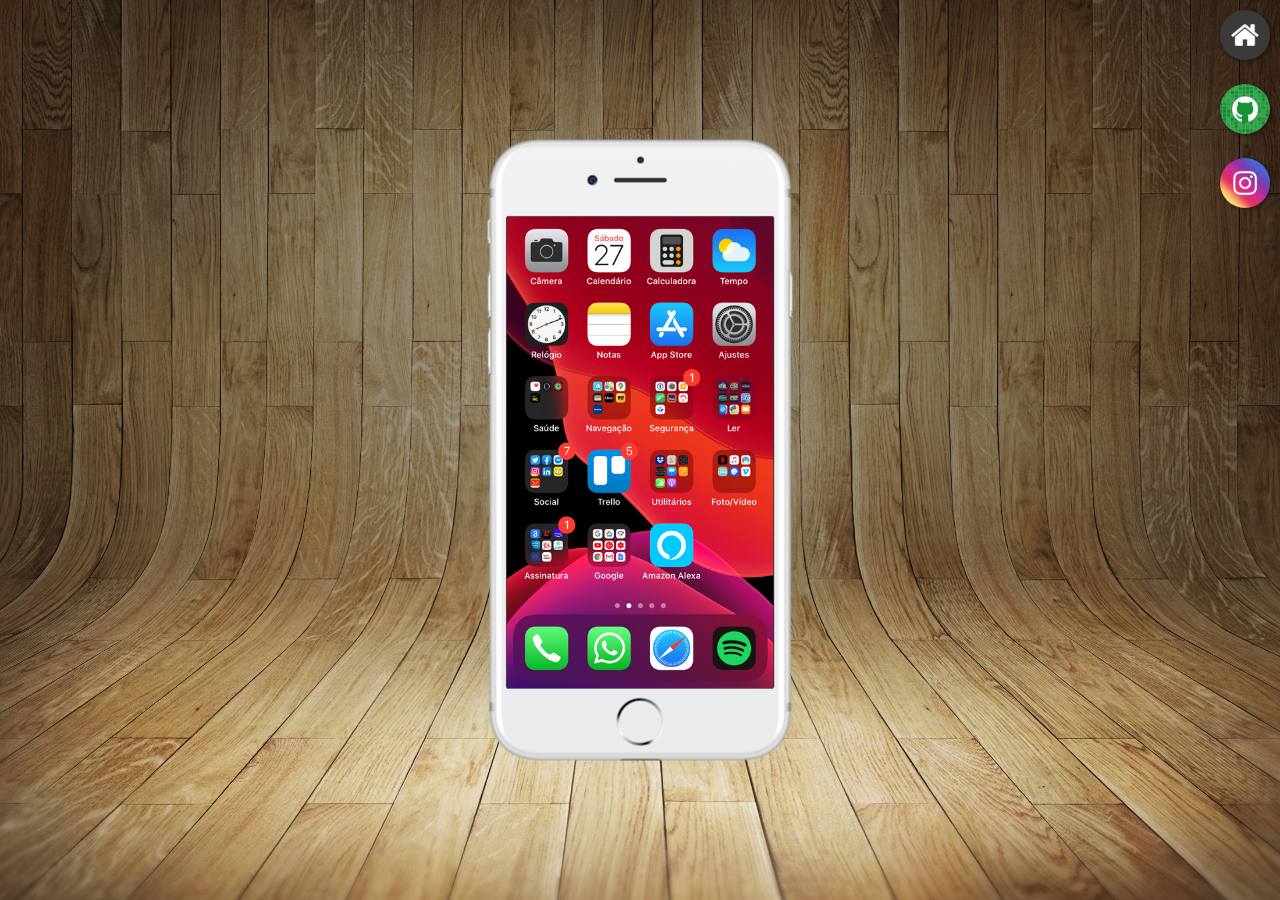
<file: index.html>
<!DOCTYPE html>
<html lang="en">
<head>
    <meta charset="UTF-8">
    <link rel="stylesheet" href="css/style.css">
    <meta name="viewport" content="width=device-width, initial-scale=1.0">
    <title>Cell</title>
</head>
<body>
    <main>
        <section id="tel">
            <iframe src="home.html" frameborder="0" name="tela" id="tela" target="tela"></iframe>
        </section>
        <section id="redes">
            <a href="home.html" target="tela"><img src="imagens/logo-home.jpg" alt=""></a>  <br>
            <a href="git.html" target="tela"><img src="imagens/logo-github.jpg" alt=""></a> <br>
            <a href="insta.html" target="tela"><img src="imagens/logo-instagram.jpg" alt=""></a> 
            <br>
            
            
            <!-- <a href="" target="tela"><img src="imagens/logo-youtube.jpg" alt=""></a> <br> -->
            <!-- <a href="" target="tela"><img src="imagens/logo-twitter.jpg" alt=""></a> <br> -->
            <!--  <a href="" target="tela"><img src="imagens/logo-facebook.jpg" alt=""></a> <br> -->
        </section> 
    </main>
</body>
</html>
</file>
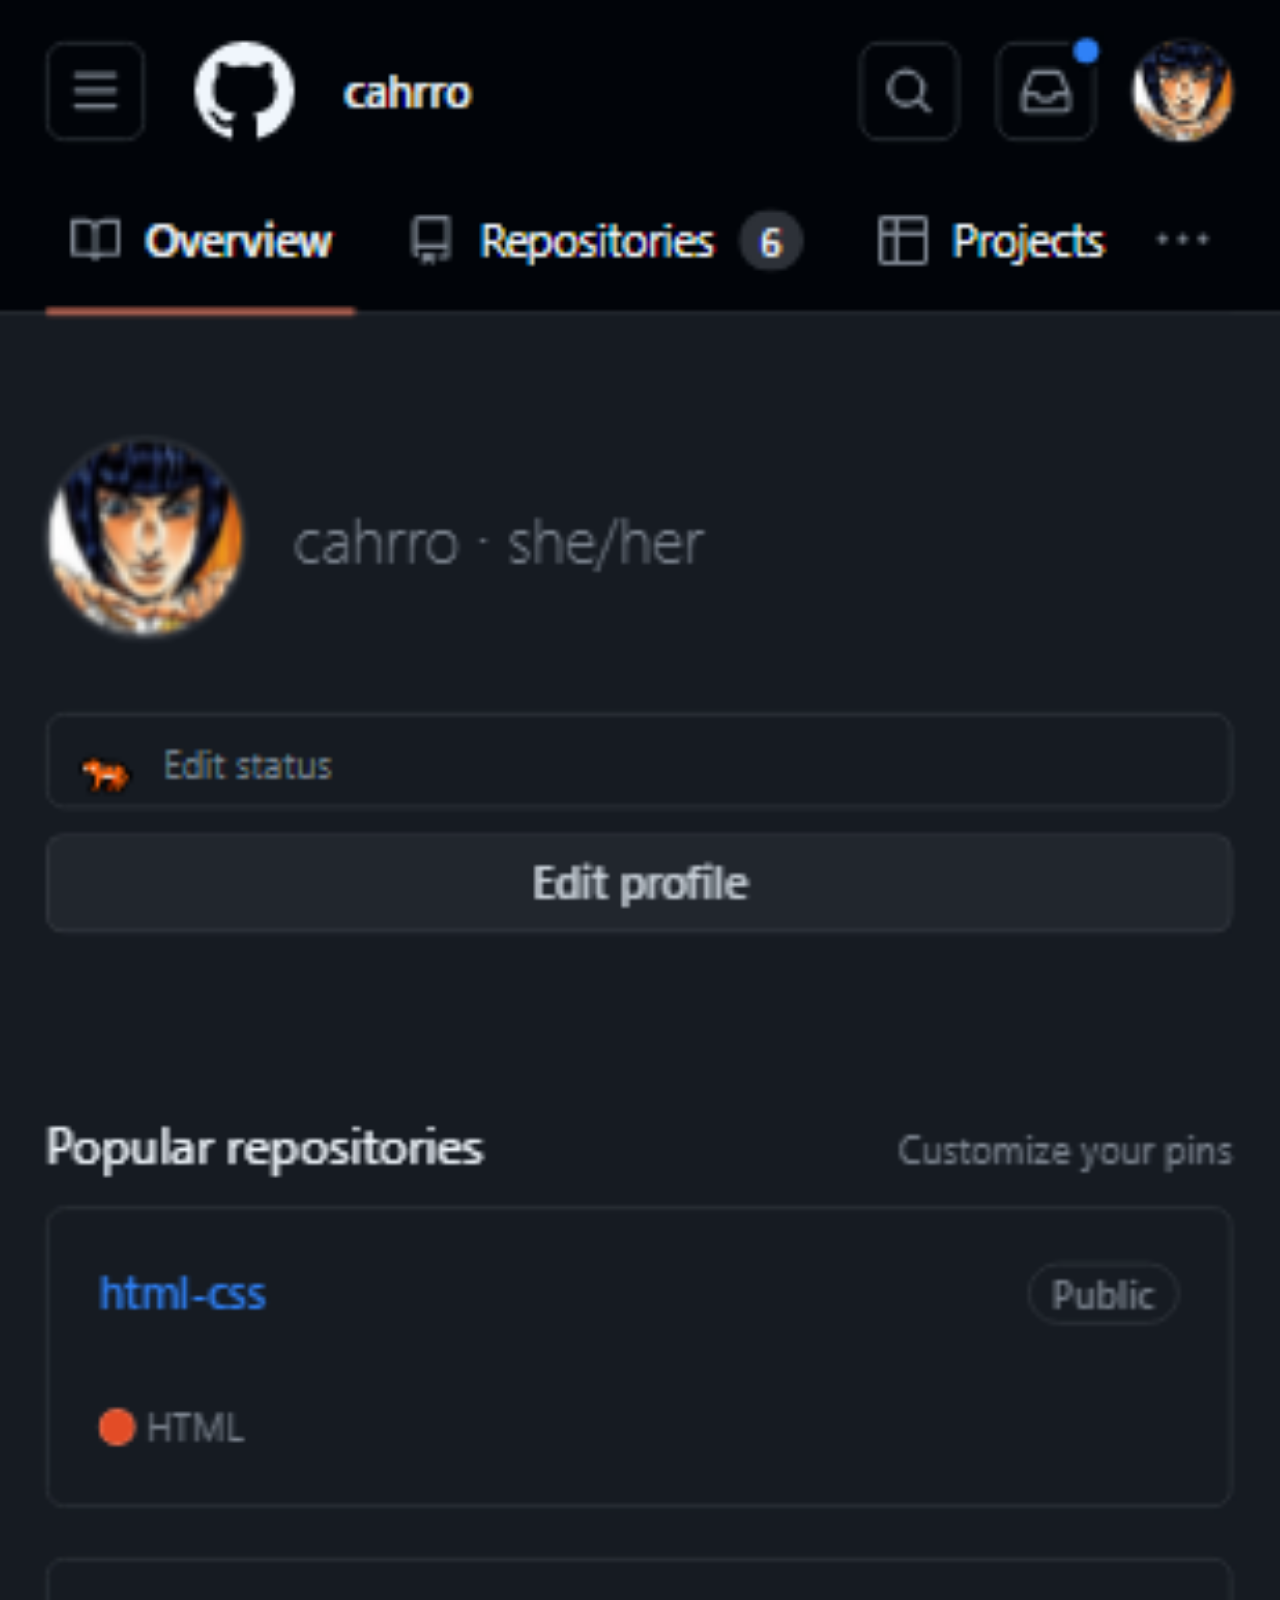
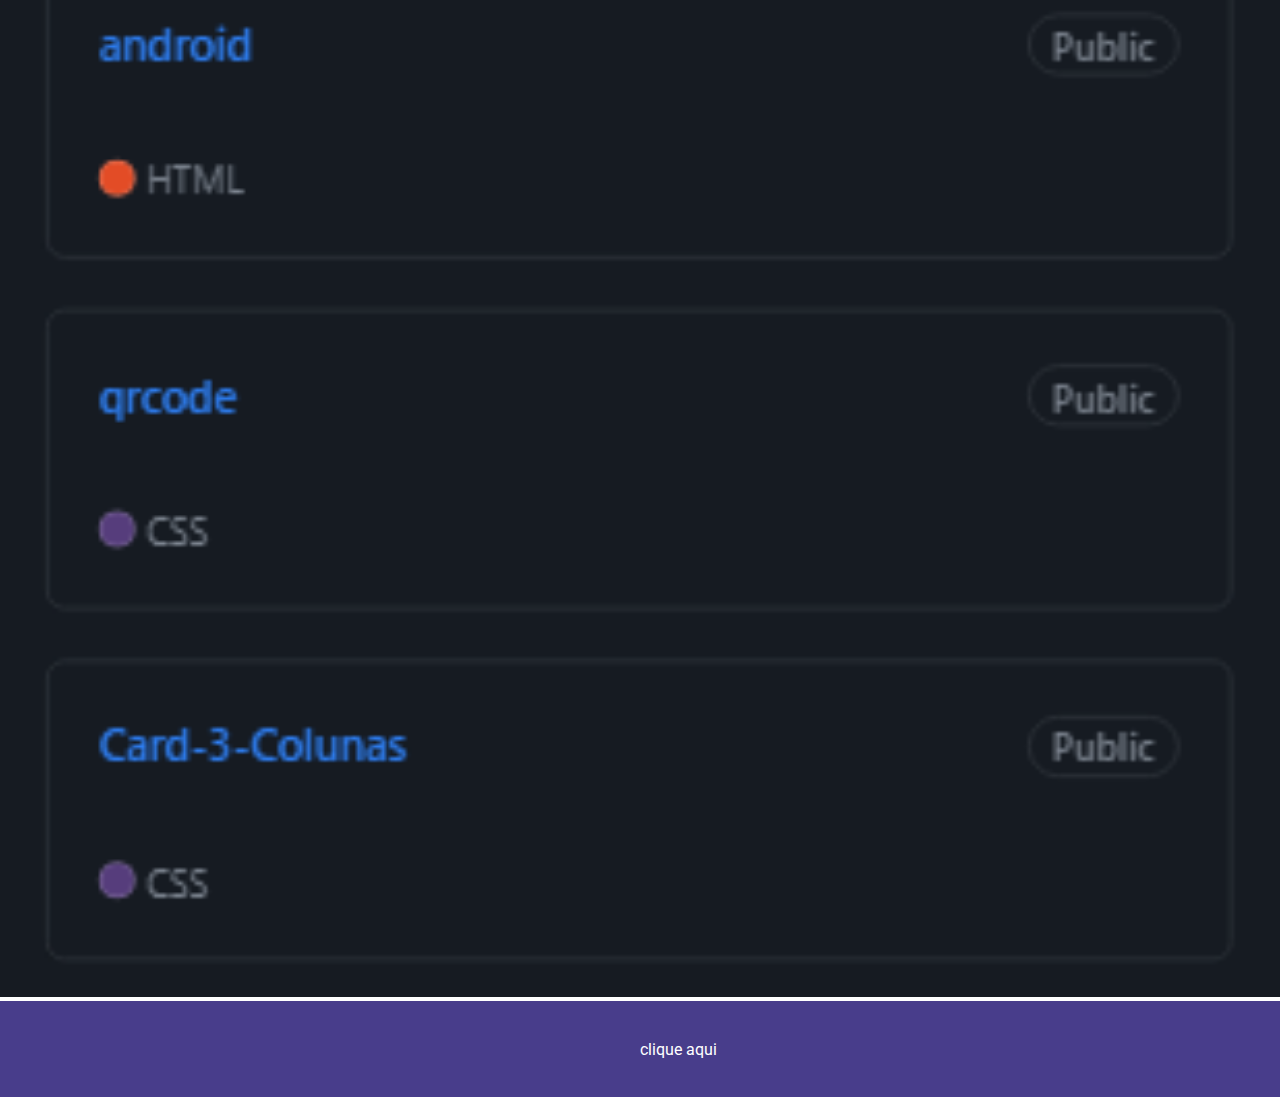
<file: git.html>
<!DOCTYPE html>
<html lang="en">
<head>
    <meta charset="UTF-8">
    <meta name="viewport" content="width=device-width, initial-scale=1.0">
    <link rel="stylesheet" href="css/social.css">
    <title>GitHub</title>
</head>
<body>
    <img src="imagens/slay.png" alt="">
    <a href="https://github.com/cahrro" target="_blank">clique aqui</a>
</body>
</html>
</file>
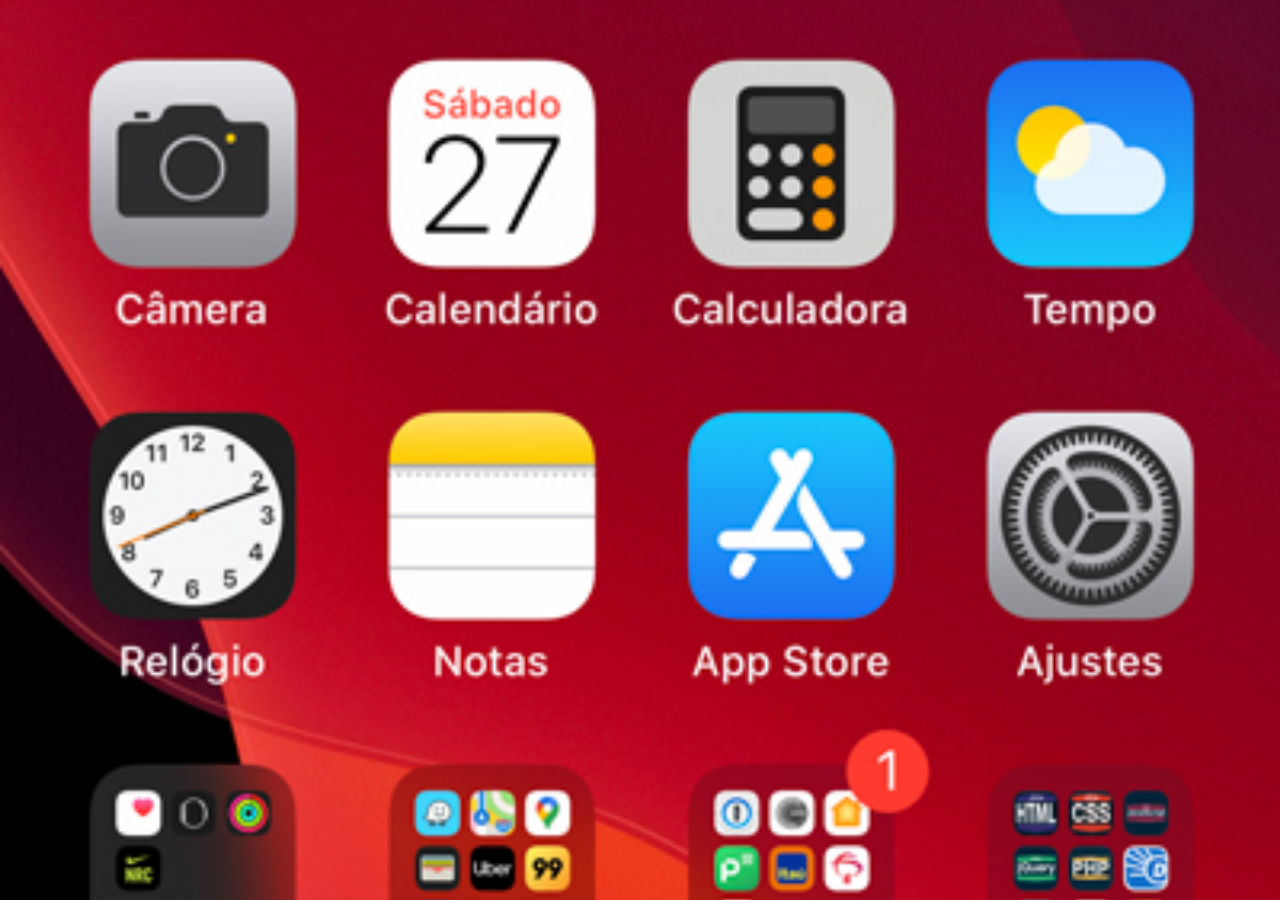
<file: home.html>
<!DOCTYPE html>
<html lang="en">
<head>
    <meta charset="UTF-8">
    <meta name="viewport" content="width=device-width, initial-scale=1.0">
    <title>Home</title>
</head>
<style>
    *{
        margin: 0px;
        padding: 0px;
    }
    body{
        width: 100vw;
        height: 100vh;
        background: black url(imagens/tela-home.jpg) top center / cover no-repeat;
    }
</style>
<body>
    
</body>
</html>
</file>
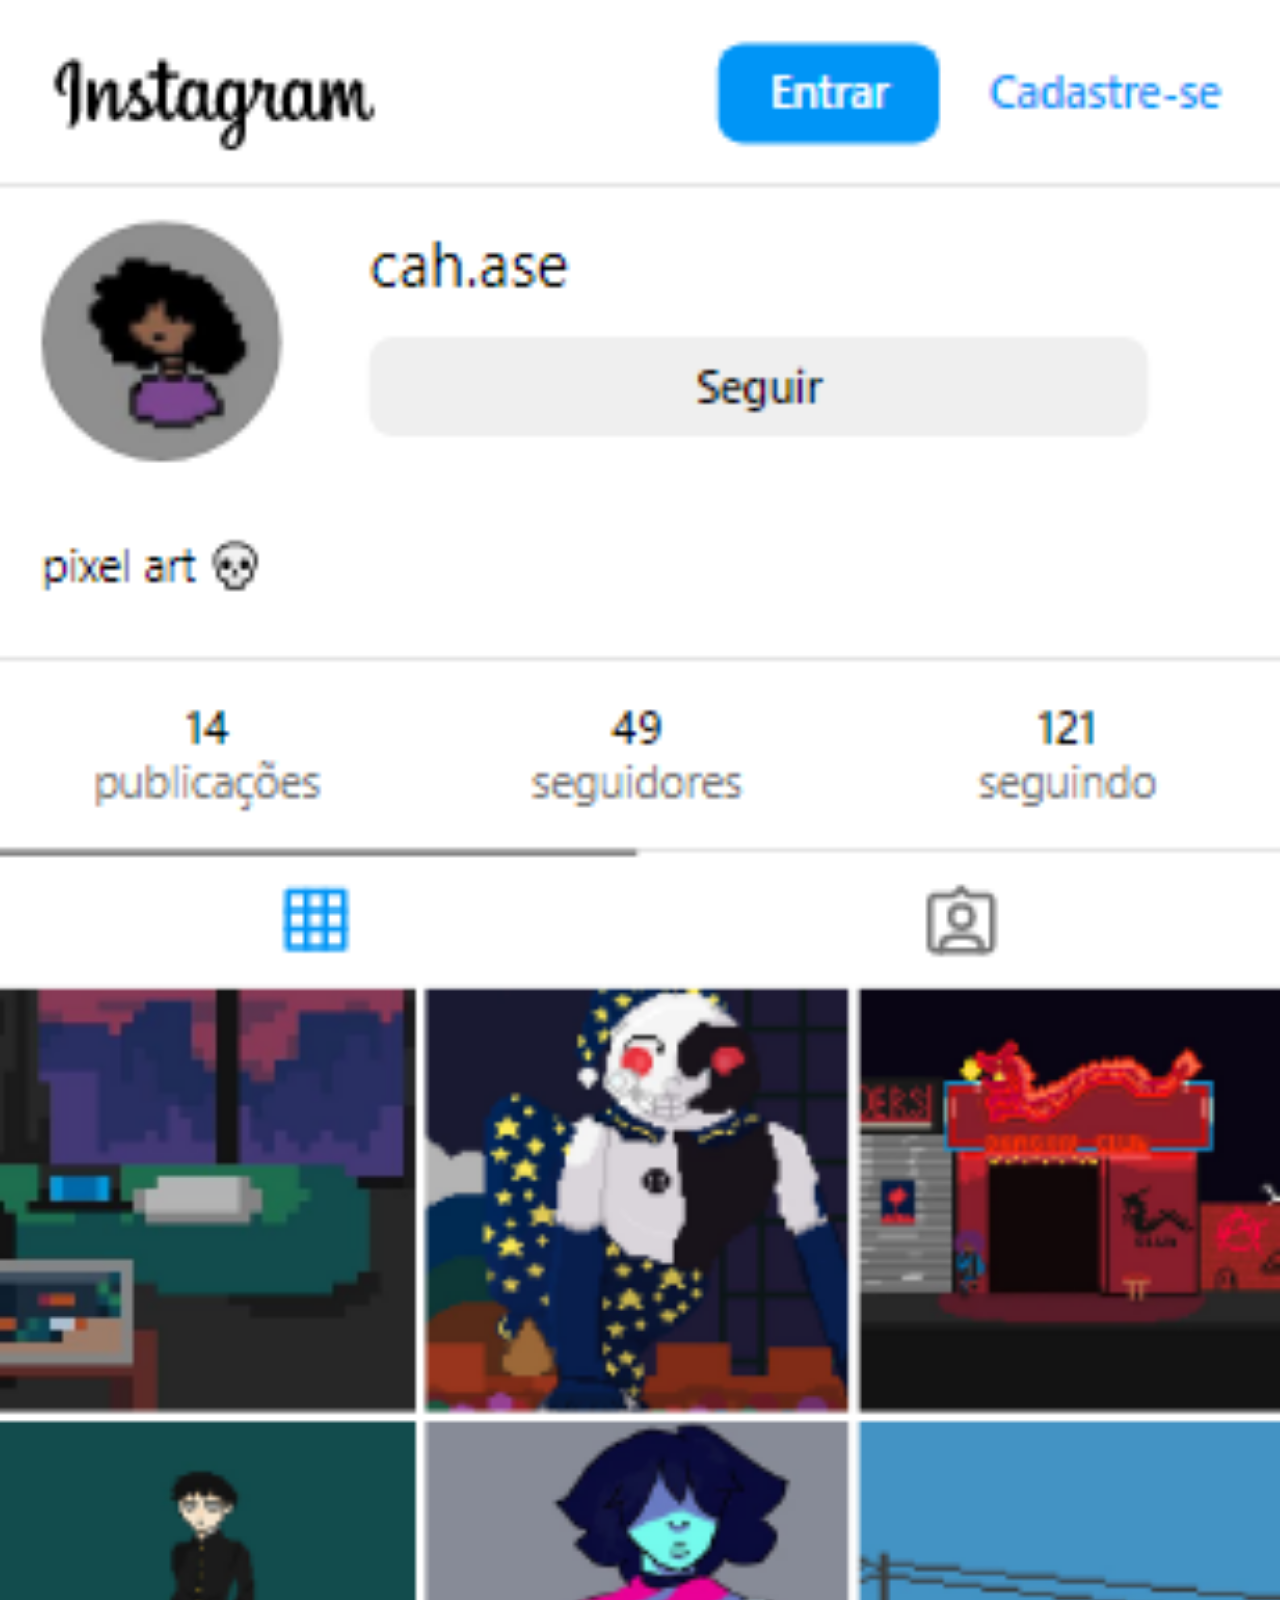
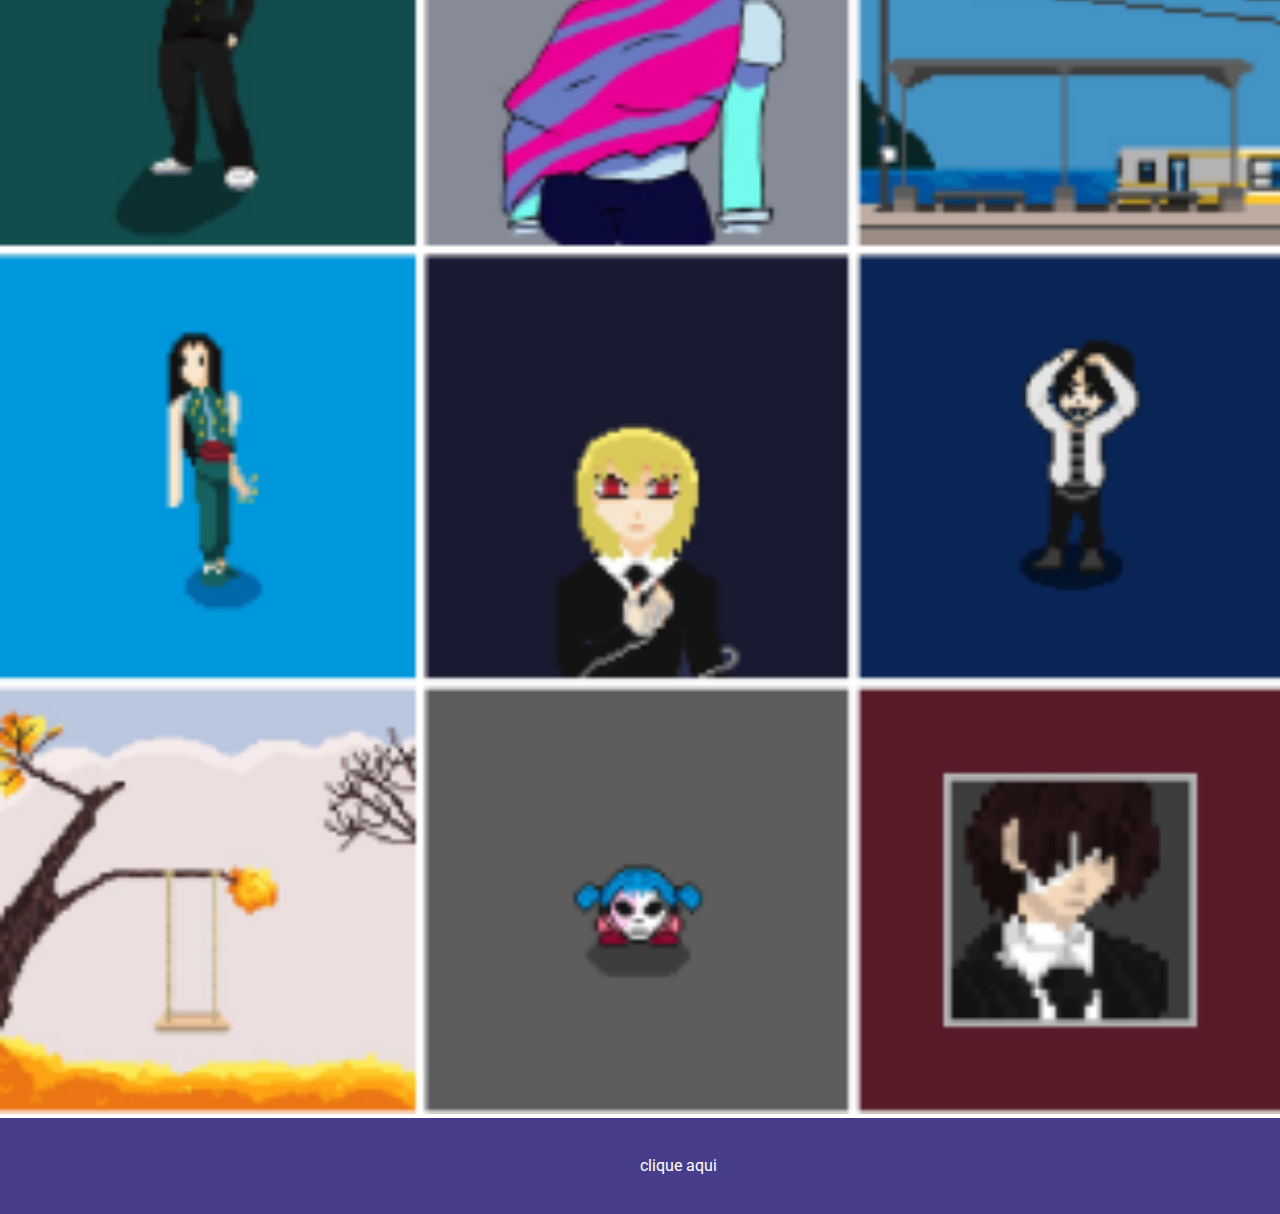
<file: insta.html>
<!DOCTYPE html>
<html lang="en">
<head>
    <meta charset="UTF-8">
    <meta name="viewport" content="width=device-width, initial-scale=1.0">
    <link rel="stylesheet" href="css/social.css">
    <title>Document</title>
</head>
<body>
    <img src="imagens/sds.png" alt="">
    <a href="https://www.instagram.com/cah.ase/" target="_blank">clique aqui</a>
</body>
</html>
</file>
<file: css/style.css>
*{
    margin: 0;
    padding: 0;
}

html,body{
    height: 100vh;
    width: 100vw;
    background-color: purple;
}

main{
    position: relative;
    height: 100vh;  
    width: 100vw;
    background: url(../imagens/fundo-madeira.jpg) center center / cover no-repeat fixed;
}

#tel{
    position: absolute;
    top: 50%;
    left: 50%;
    transform: translate(-50%,-50%);
    width: 311px;
    height: 627px;
    background: url(../imagens/frame-iphone.png) center center / contain no-repeat fixed ;
    
}

#tela{
    position: relative;
    top: 80px;
    left: 22px;
    width: 267px;
    height: 472px;
}

#redes{
    text-align: right;
}

#redes img{
    width: 50px;
    height: 50px;
    margin: 10px;
    border-radius: 50%;
    box-shadow: 2px 2px 5px rgba(0, 0, 0, 0.400);
    box-sizing: border-box;
}

#redes img:hover{
    border: 3px solid rgba(255, 255, 255, 0.61);
    transform: translate(-3px, -3px);
    box-shadow: 5px 5px 2px rgba(0, 0, 0, 0.411);
    transition: transform .3s;
    transition: border .2s;
}
</file>
<file: css/social.css>
@import url(https://fonts.googleapis.com/css2?family=Roboto:wght@100;200;300;400;500;600;800;900&display=swap);

*{
    margin: 0;
    padding: 0;
}

img{
    width: 100vw;
}

::-webkit-scrollbar{
    width: 0;
    height: 0;
}

a{
    font-family: 'Roboto', sans-serif;
    display: block;
    background-color: darkslateblue;
    text-decoration: none;
    color: white;
    text-align: center;
    padding: 3%;
    width: 100vw;
}

a:hover{
    background-color: rgb(52, 45, 102);
    font-weight: bold;
    transition: 0.5s;
}
</file>
